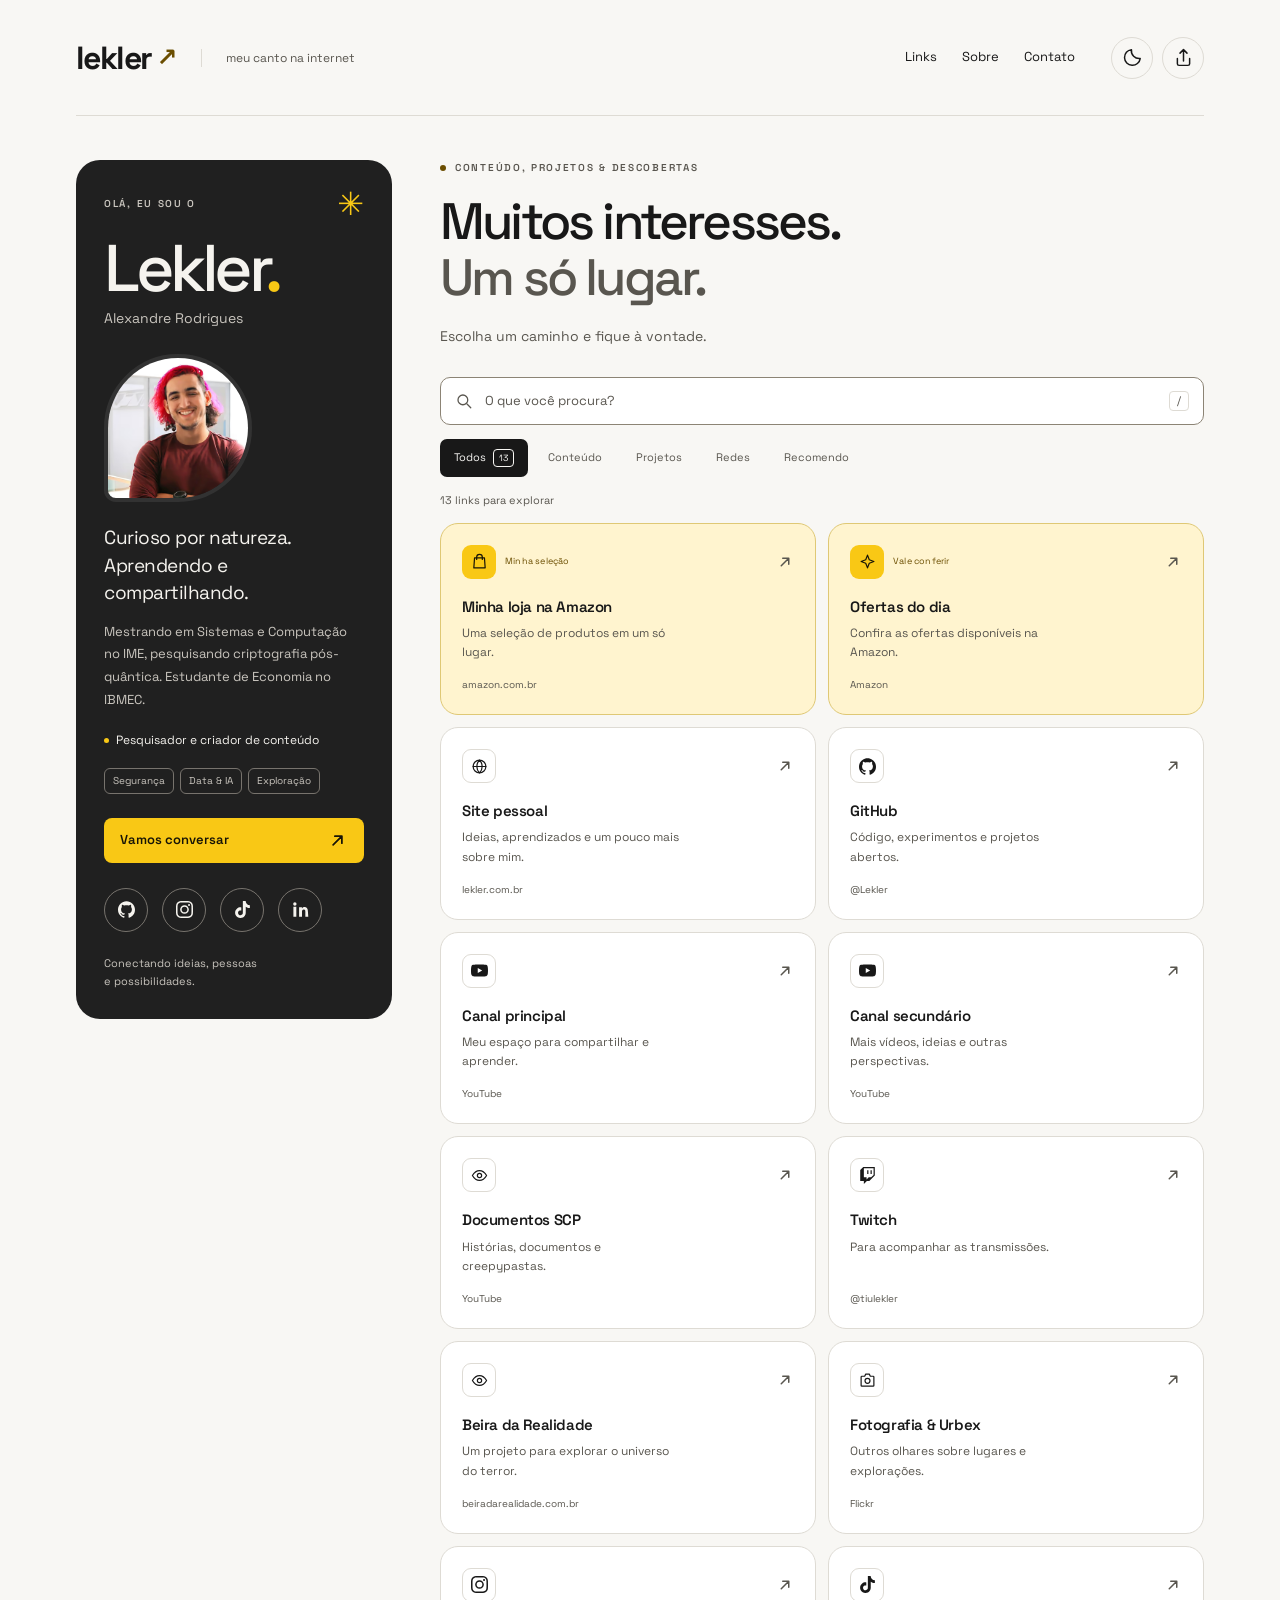
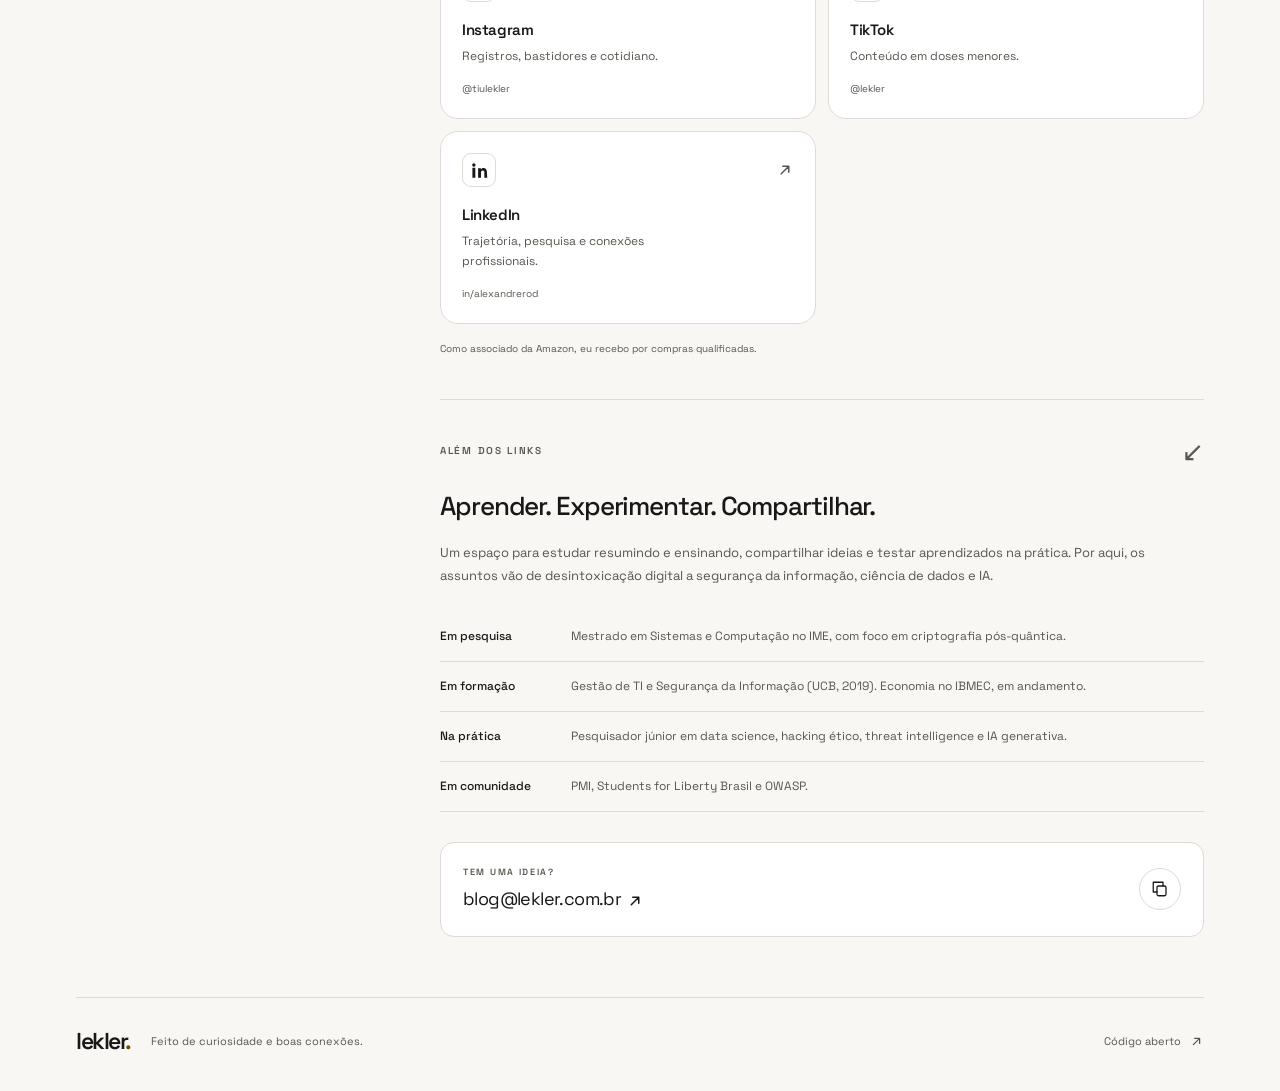
<file: index.html>
<!doctype html>
<html lang="pt-BR">
  <head>
    <meta charset="utf-8" />
    <meta name="viewport" content="width=device-width, initial-scale=1" />
    <title>Lekler — links, ideias e projetos</title>
    <meta
      name="description"
      content="Links oficiais, conteúdos e projetos de Alexandre “Lekler” Rodrigues."
    />
    <link rel="canonical" href="https://links.lekler.com.br/" />
    <meta name="color-scheme" content="light dark" />
    <meta name="theme-color" content="#101010" />

    <meta property="og:type" content="profile" />
    <meta property="og:locale" content="pt_BR" />
    <meta property="og:url" content="https://links.lekler.com.br/" />
    <meta property="og:title" content="Alexandre “Lekler” Rodrigues" />
    <meta
      property="og:description"
      content="Links oficiais, conteúdos e projetos de Alexandre “Lekler” Rodrigues."
    />
    <meta
      property="og:image"
      content="https://links.lekler.com.br/assets/img/avatar.jpg"
    />
    <meta property="og:image:width" content="512" />
    <meta property="og:image:height" content="512" />
    <meta
      property="og:image:alt"
      content="Foto de Alexandre “Lekler” Rodrigues"
    />
    <meta property="profile:first_name" content="Alexandre" />
    <meta property="profile:last_name" content="Rodrigues" />
    <meta name="twitter:card" content="summary" />

    <link rel="icon" href="favicon.ico" sizes="32x32" />
    <link rel="icon" href="assets/icons/favicon.svg" type="image/svg+xml" />
    <link rel="apple-touch-icon" href="assets/icons/apple-touch-icon.png" />

    <link
      rel="preload"
      href="assets/fonts/space-grotesk-latin-wght.woff2"
      as="font"
      type="font/woff2"
      crossorigin
    />
    <script src="assets/js/theme.js"></script>
    <script src="assets/js/main.js" defer></script>
    <link rel="stylesheet" href="assets/css/styles.css" />

    <script type="application/ld+json">
      {
        "@context": "https://schema.org",
        "@type": "ProfilePage",
        "url": "https://links.lekler.com.br/",
        "mainEntity": {
          "@type": "Person",
          "name": "Alexandre Rodrigues",
          "alternateName": "Lekler",
          "url": "https://lekler.com.br",
          "image": "https://links.lekler.com.br/assets/img/avatar.jpg",
          "sameAs": [
            "https://www.instagram.com/tiulekler",
            "https://www.tiktok.com/@lekler",
            "https://github.com/Lekler",
            "https://www.youtube.com/channel/UCz3S1WSkzNvZlS9Zwl2lBQg",
            "https://www.linkedin.com/in/alexandrerod",
            "https://twitch.tv/tiulekler",
            "https://www.flickr.com/photos/lekler12"
          ]
        }
      }
    </script>
  </head>
  <body>
    <a class="skip-link" href="#links">Pular para os links</a>
    <!-- Ícones de marca: Simple Icons (CC0 1.0). As marcas pertencem aos respectivos titulares. -->
    <svg class="sprite" width="0" height="0" aria-hidden="true">
      <symbol id="i-instagram" viewBox="0 0 24 24">
        <path
          d="M7.0301.084c-1.2768.0602-2.1487.264-2.911.5634-.7888.3075-1.4575.72-2.1228 1.3877-.6652.6677-1.075 1.3368-1.3802 2.127-.2954.7638-.4956 1.6365-.552 2.914-.0564 1.2775-.0689 1.6882-.0626 4.947.0062 3.2586.0206 3.6671.0825 4.9473.061 1.2765.264 2.1482.5635 2.9107.308.7889.72 1.4573 1.388 2.1228.6679.6655 1.3365 1.0743 2.1285 1.38.7632.295 1.6361.4961 2.9134.552 1.2773.056 1.6884.069 4.9462.0627 3.2578-.0062 3.668-.0207 4.9478-.0814 1.28-.0607 2.147-.2652 2.9098-.5633.7889-.3086 1.4578-.72 2.1228-1.3881.665-.6682 1.0745-1.3378 1.3795-2.1284.2957-.7632.4966-1.636.552-2.9124.056-1.2809.0692-1.6898.063-4.948-.0063-3.2583-.021-3.6668-.0817-4.9465-.0607-1.2797-.264-2.1487-.5633-2.9117-.3084-.7889-.72-1.4568-1.3876-2.1228C21.2982 1.33 20.628.9208 19.8378.6165 19.074.321 18.2017.1197 16.9244.0645 15.6471.0093 15.236-.005 11.977.0014 8.718.0076 8.31.0215 7.0301.0839m.1402 21.6932c-1.17-.0509-1.8053-.2453-2.2287-.408-.5606-.216-.96-.4771-1.3819-.895-.422-.4178-.6811-.8186-.9-1.378-.1644-.4234-.3624-1.058-.4171-2.228-.0595-1.2645-.072-1.6442-.079-4.848-.007-3.2037.0053-3.583.0607-4.848.05-1.169.2456-1.805.408-2.2282.216-.5613.4762-.96.895-1.3816.4188-.4217.8184-.6814 1.3783-.9003.423-.1651 1.0575-.3614 2.227-.4171 1.2655-.06 1.6447-.072 4.848-.079 3.2033-.007 3.5835.005 4.8495.0608 1.169.0508 1.8053.2445 2.228.408.5608.216.96.4754 1.3816.895.4217.4194.6816.8176.9005 1.3787.1653.4217.3617 1.056.4169 2.2263.0602 1.2655.0739 1.645.0796 4.848.0058 3.203-.0055 3.5834-.061 4.848-.051 1.17-.245 1.8055-.408 2.2294-.216.5604-.4763.96-.8954 1.3814-.419.4215-.8181.6811-1.3783.9-.4224.1649-1.0577.3617-2.2262.4174-1.2656.0595-1.6448.072-4.8493.079-3.2045.007-3.5825-.006-4.848-.0608M16.953 5.5864A1.44 1.44 0 1 0 18.39 4.144a1.44 1.44 0 0 0-1.437 1.4424M5.8385 12.012c.0067 3.4032 2.7706 6.1557 6.173 6.1493 3.4026-.0065 6.157-2.7701 6.1506-6.1733-.0065-3.4032-2.771-6.1565-6.174-6.1498-3.403.0067-6.156 2.771-6.1496 6.1738M8 12.0077a4 4 0 1 1 4.008 3.9921A3.9996 3.9996 0 0 1 8 12.0077"
        />
      </symbol>
      <symbol id="i-tiktok" viewBox="0 0 24 24">
        <path
          d="M12.525.02c1.31-.02 2.61-.01 3.91-.02.08 1.53.63 3.09 1.75 4.17 1.12 1.11 2.7 1.62 4.24 1.79v4.03c-1.44-.05-2.89-.35-4.2-.97-.57-.26-1.1-.59-1.62-.93-.01 2.92.01 5.84-.02 8.75-.08 1.4-.54 2.79-1.35 3.94-1.31 1.92-3.58 3.17-5.91 3.21-1.43.08-2.86-.31-4.08-1.03-2.02-1.19-3.44-3.37-3.65-5.71-.02-.5-.03-1-.01-1.49.18-1.9 1.12-3.72 2.58-4.96 1.66-1.44 3.98-2.13 6.15-1.72.02 1.48-.04 2.96-.04 4.44-.99-.32-2.15-.23-3.02.37-.63.41-1.11 1.04-1.36 1.75-.21.51-.15 1.07-.14 1.61.24 1.64 1.82 3.02 3.5 2.87 1.12-.01 2.19-.66 2.77-1.61.19-.33.4-.67.41-1.06.1-1.79.06-3.57.07-5.36.01-4.03-.01-8.05.02-12.07z"
        />
      </symbol>
      <symbol id="i-github" viewBox="0 0 24 24">
        <path
          d="M12 .297c-6.63 0-12 5.373-12 12 0 5.303 3.438 9.8 8.205 11.385.6.113.82-.258.82-.577 0-.285-.01-1.04-.015-2.04-3.338.724-4.042-1.61-4.042-1.61C4.422 18.07 3.633 17.7 3.633 17.7c-1.087-.744.084-.729.084-.729 1.205.084 1.838 1.236 1.838 1.236 1.07 1.835 2.809 1.305 3.495.998.108-.776.417-1.305.76-1.605-2.665-.3-5.466-1.332-5.466-5.93 0-1.31.465-2.38 1.235-3.22-.135-.303-.54-1.523.105-3.176 0 0 1.005-.322 3.3 1.23.96-.267 1.98-.399 3-.405 1.02.006 2.04.138 3 .405 2.28-1.552 3.285-1.23 3.285-1.23.645 1.653.24 2.873.12 3.176.765.84 1.23 1.91 1.23 3.22 0 4.61-2.805 5.625-5.475 5.92.42.36.81 1.096.81 2.22 0 1.606-.015 2.896-.015 3.286 0 .315.21.69.825.57C20.565 22.092 24 17.592 24 12.297c0-6.627-5.373-12-12-12"
        />
      </symbol>
      <symbol id="i-youtube" viewBox="0 0 24 24">
        <path
          d="M23.498 6.186a3.016 3.016 0 0 0-2.122-2.136C19.505 3.545 12 3.545 12 3.545s-7.505 0-9.377.505A3.017 3.017 0 0 0 .502 6.186C0 8.07 0 12 0 12s0 3.93.502 5.814a3.016 3.016 0 0 0 2.122 2.136c1.871.505 9.376.505 9.376.505s7.505 0 9.377-.505a3.015 3.015 0 0 0 2.122-2.136C24 15.93 24 12 24 12s0-3.93-.502-5.814zM9.545 15.568V8.432L15.818 12l-6.273 3.568z"
        />
      </symbol>
      <symbol id="i-linkedin" viewBox="1.85 1.6 20 20">
        <path
          d="M6.94 8.5H3.5V20h3.44zM5.22 7.2A1.99 1.99 0 1 0 5.2 3.2a1.99 1.99 0 0 0 .02 3.98zM20.5 13.2c0-3.1-1.66-4.55-3.88-4.55a3.35 3.35 0 0 0-3.03 1.66h-.05v-1.4H10.2V20h3.44v-5.6c0-1.48.28-2.92 2.1-2.92 1.79 0 1.81 1.67 1.81 3.02V20h3.45z"
        />
      </symbol>
      <symbol id="i-twitch" viewBox="0 0 24 24">
        <path
          d="M11.571 4.714h1.715v5.143H11.57zm4.715 0H18v5.143h-1.714zM6 0L1.714 4.286v15.428h5.143V24l4.286-4.286h3.428L22.286 12V0zm14.571 11.143l-3.428 3.428h-3.429l-3 3v-3H6.857V1.714h13.714Z"
        />
      </symbol>
      <symbol id="i-arrow" viewBox="0 0 24 24">
        <path
          d="M7 17 17 7M9 7h8v8"
          fill="none"
          stroke="currentColor"
          stroke-width="2"
          stroke-linecap="round"
          stroke-linejoin="round"
        />
      </symbol>
      <symbol id="i-sun" viewBox="0 0 24 24">
        <g
          fill="none"
          stroke="currentColor"
          stroke-width="1.7"
          stroke-linecap="round"
          stroke-linejoin="round"
        >
          <circle cx="12" cy="12" r="4" />
          <path
            d="M12 2v2m0 16v2M2 12h2m16 0h2M5 5l1.5 1.5m11 11L19 19M5 19l1.5-1.5m11-11L19 5"
          />
        </g>
      </symbol>
      <symbol id="i-moon" viewBox="0 0 24 24">
        <g
          fill="none"
          stroke="currentColor"
          stroke-width="1.7"
          stroke-linecap="round"
          stroke-linejoin="round"
        >
          <path d="M20.8 13.2A9 9 0 0 1 10.8 3a9 9 0 1 0 10 10.2Z" />
        </g>
      </symbol>
      <symbol id="i-share" viewBox="0 0 24 24">
        <g
          fill="none"
          stroke="currentColor"
          stroke-width="1.7"
          stroke-linecap="round"
          stroke-linejoin="round"
        >
          <path
            d="M12 16V3m-4 4 4-4 4 4M5 13v6a2 2 0 0 0 2 2h10a2 2 0 0 0 2-2v-6"
          />
        </g>
      </symbol>
      <symbol id="i-search" viewBox="0 0 24 24">
        <g
          fill="none"
          stroke="currentColor"
          stroke-width="1.7"
          stroke-linecap="round"
          stroke-linejoin="round"
        >
          <circle cx="10.5" cy="10.5" r="6.5" />
          <path d="m16 16 5 5" />
        </g>
      </symbol>
      <symbol id="i-mail" viewBox="0 0 24 24">
        <g
          fill="none"
          stroke="currentColor"
          stroke-width="1.7"
          stroke-linecap="round"
          stroke-linejoin="round"
        >
          <rect x="3" y="5" width="18" height="14" rx="3" />
          <path d="m3 7 9 6 9-6" />
        </g>
      </symbol>
      <symbol id="i-globe" viewBox="0 0 24 24">
        <g
          fill="none"
          stroke="currentColor"
          stroke-width="1.7"
          stroke-linecap="round"
          stroke-linejoin="round"
        >
          <circle cx="12" cy="12" r="9" />
          <path d="M3 12h18M12 3c5 5 5 13 0 18-5-5-5-13 0-18Z" />
        </g>
      </symbol>
      <symbol id="i-bag" viewBox="0 0 24 24">
        <g
          fill="none"
          stroke="currentColor"
          stroke-width="1.7"
          stroke-linecap="round"
          stroke-linejoin="round"
        >
          <path d="M5 7h14l1 14H4L5 7Z" />
          <path d="M8 9V6a4 4 0 0 1 8 0v3" />
        </g>
      </symbol>
      <symbol id="i-spark" viewBox="0 0 24 24">
        <g
          fill="none"
          stroke="currentColor"
          stroke-width="1.7"
          stroke-linecap="round"
          stroke-linejoin="round"
        >
          <path
            d="m12 3 2.5 6.5L21 12l-6.5 2.5L12 21l-2.5-6.5L3 12l6.5-2.5L12 3Z"
          />
        </g>
      </symbol>
      <symbol id="i-camera" viewBox="0 0 24 24">
        <g
          fill="none"
          stroke="currentColor"
          stroke-width="1.7"
          stroke-linecap="round"
          stroke-linejoin="round"
        >
          <path
            d="M8 6 9.5 3h5L16 6h4a1 1 0 0 1 1 1v12a1 1 0 0 1-1 1H4a1 1 0 0 1-1-1V7a1 1 0 0 1 1-1h4Z"
          />
          <circle cx="12" cy="12.5" r="3.5" />
        </g>
      </symbol>
      <symbol id="i-eye" viewBox="0 0 24 24">
        <g
          fill="none"
          stroke="currentColor"
          stroke-width="1.7"
          stroke-linecap="round"
          stroke-linejoin="round"
        >
          <path d="M2 12s4-7 10-7 10 7 10 7-4 7-10 7S2 12 2 12Z" />
          <circle cx="12" cy="12" r="3" />
        </g>
      </symbol>
      <symbol id="i-copy" viewBox="0 0 24 24">
        <g
          fill="none"
          stroke="currentColor"
          stroke-width="1.7"
          stroke-linecap="round"
          stroke-linejoin="round"
        >
          <rect x="8" y="8" width="12" height="13" rx="2" />
          <path d="M16 8V3H3v13h5" />
        </g>
      </symbol>
      <symbol id="i-close" viewBox="0 0 24 24">
        <g
          fill="none"
          stroke="currentColor"
          stroke-width="1.7"
          stroke-linecap="round"
          stroke-linejoin="round"
        >
          <path d="m6 6 12 12M6 18 18 6" />
        </g>
      </symbol>
    </svg>
    <p class="sr-only" id="new-tab-hint">Abre em uma nova aba.</p>
    <div class="page">
      <header class="site-header">
        <a class="wordmark" href="#inicio" aria-label="Lekler, início"
          >lekler<span aria-hidden="true">↗</span
          ><span class="wordmark-caption">meu canto na internet</span></a
        >
        <nav class="header-nav" aria-label="Navegação principal">
          <a href="#links">Links</a><a href="#sobre">Sobre</a
          ><a href="mailto:blog@lekler.com.br">Contato</a>
        </nav>
        <div class="header-actions" data-enhanced hidden>
          <button
            class="icon-button"
            id="theme-toggle"
            type="button"
            aria-label="Ativar tema claro"
            title="Ativar tema claro"
          >
            <svg class="icon theme-sun" aria-hidden="true" focusable="false">
              <use href="#i-sun" /></svg
            ><svg class="icon theme-moon" aria-hidden="true" focusable="false">
              <use href="#i-moon" />
            </svg>
          </button>
          <button
            class="icon-button"
            id="share-button"
            type="button"
            aria-label="Compartilhar esta página"
            title="Compartilhar esta página"
          >
            <svg class="icon" aria-hidden="true" focusable="false">
              <use href="#i-share" />
            </svg>
          </button>
        </div>
      </header>

      <main id="inicio" class="main-layout">
        <aside class="profile" aria-labelledby="profile-title">
          <div class="profile-heading">
            <span class="eyebrow">OLÁ, EU SOU O</span
            ><span class="profile-symbol" aria-hidden="true">✳</span>
          </div>
          <h1 id="profile-title">Lekler<span>.</span></h1>
          <p class="full-name">Alexandre Rodrigues</p>
          <picture class="avatar">
            <source srcset="assets/img/avatar.avif" type="image/avif" />
            <img
              src="assets/img/avatar.jpg"
              alt="Alexandre “Lekler” Rodrigues"
              width="160"
              height="160"
              fetchpriority="high"
            />
          </picture>
          <p class="profile-intro">
            Curioso por natureza.<br />Aprendendo e compartilhando.
          </p>
          <p class="profile-bio">
            Mestrando em Sistemas e Computação no IME, pesquisando criptografia
            pós-quântica. Estudante de Economia no IBMEC.
          </p>
          <span class="identity">Pesquisador e criador de conteúdo</span>
          <ul class="interests" role="list">
            <li>Segurança</li>
            <li>Data &amp; IA</li>
            <li>Exploração</li>
          </ul>
          <a class="contact-link" href="mailto:blog@lekler.com.br"
            >Vamos conversar
            <svg class="icon" aria-hidden="true" focusable="false">
              <use href="#i-arrow" /></svg
          ></a>
          <nav class="socials" aria-label="Redes sociais">
            <ul role="list">
              <li>
                <a
                  class="social-link"
                  href="https://github.com/Lekler"
                  target="_blank"
                  rel="noopener noreferrer"
                  aria-label="GitHub"
                  aria-describedby="new-tab-hint"
                  ><svg class="icon" aria-hidden="true" focusable="false">
                    <use href="#i-github" /></svg
                ></a>
              </li>
              <li>
                <a
                  class="social-link"
                  href="https://www.instagram.com/tiulekler"
                  target="_blank"
                  rel="noopener noreferrer"
                  aria-label="Instagram"
                  aria-describedby="new-tab-hint"
                  ><svg class="icon" aria-hidden="true" focusable="false">
                    <use href="#i-instagram" /></svg
                ></a>
              </li>
              <li>
                <a
                  class="social-link"
                  href="https://www.tiktok.com/@lekler"
                  target="_blank"
                  rel="noopener noreferrer"
                  aria-label="TikTok"
                  aria-describedby="new-tab-hint"
                  ><svg class="icon" aria-hidden="true" focusable="false">
                    <use href="#i-tiktok" /></svg
                ></a>
              </li>
              <li>
                <a
                  class="social-link"
                  href="https://www.linkedin.com/in/alexandrerod"
                  target="_blank"
                  rel="noopener noreferrer"
                  aria-label="LinkedIn"
                  aria-describedby="new-tab-hint"
                  ><svg class="icon" aria-hidden="true" focusable="false">
                    <use href="#i-linkedin" /></svg
                ></a>
              </li>
            </ul>
          </nav>
          <p class="profile-note">
            Conectando ideias, pessoas<br />e possibilidades.
          </p>
        </aside>

        <div class="content">
          <section
            class="links-section"
            aria-labelledby="links-title"
            id="links"
            tabindex="-1"
          >
            <div class="section-intro">
              <p class="eyebrow">
                <span class="small-dot" aria-hidden="true"></span> CONTEÚDO,
                PROJETOS &amp; DESCOBERTAS
              </p>
              <h2 id="links-title">
                Muitos interesses.<br /><span>Um só lugar.</span>
              </h2>
              <p>Escolha um caminho e fique à vontade.</p>
            </div>
            <div class="link-tools" data-enhanced hidden>
              <div class="search-field">
                <svg class="icon" aria-hidden="true" focusable="false">
                  <use href="#i-search" /></svg
                ><label class="sr-only" for="link-search">Buscar links</label
                ><input
                  id="link-search"
                  type="search"
                  placeholder="O que você procura?"
                  autocomplete="off"
                  aria-controls="links-grid"
                /><kbd aria-hidden="true">/</kbd>
              </div>
              <div
                class="filters"
                role="group"
                aria-label="Filtrar links por categoria"
              >
                <button
                  class="filter-button"
                  type="button"
                  data-filter="todos"
                  aria-pressed="true"
                >
                  Todos <span>13</span>
                </button>
                <button
                  class="filter-button"
                  type="button"
                  data-filter="conteudo"
                  aria-pressed="false"
                >
                  Conteúdo
                </button>
                <button
                  class="filter-button"
                  type="button"
                  data-filter="projetos"
                  aria-pressed="false"
                >
                  Projetos
                </button>
                <button
                  class="filter-button"
                  type="button"
                  data-filter="redes"
                  aria-pressed="false"
                >
                  Redes
                </button>
                <button
                  class="filter-button"
                  type="button"
                  data-filter="recomendo"
                  aria-pressed="false"
                >
                  Recomendo
                </button>
              </div>
              <p
                class="result-count"
                id="result-count"
                role="status"
                aria-live="polite"
                aria-atomic="true"
              >
                13 links para explorar
              </p>
            </div>
            <ul class="links-grid" id="links-grid" role="list">
              <li class="link-item" data-category="recomendo">
                <a
                  class="link-card card-featured"
                  href="https://www.amazon.com.br/shop/lekler"
                  target="_blank"
                  rel="noopener noreferrer sponsored"
                  aria-describedby="new-tab-hint"
                >
                  <span class="card-top"
                    ><span class="card-icon"
                      ><svg class="icon" aria-hidden="true" focusable="false">
                        <use href="#i-bag" /></svg></span
                    ><span class="card-badge">Minha seleção</span
                    ><svg
                      class="card-arrow"
                      aria-hidden="true"
                      focusable="false"
                    >
                      <use href="#i-arrow" /></svg
                  ></span>
                  <h3>Minha loja na Amazon</h3>
                  <p class="card-description">
                    Uma seleção de produtos em um só lugar.
                  </p>
                  <span class="card-domain">amazon.com.br</span>
                </a>
              </li>
              <li class="link-item" data-category="recomendo">
                <a
                  class="link-card card-featured"
                  href="https://amzn.to/3WXBeCK"
                  target="_blank"
                  rel="noopener noreferrer sponsored"
                  aria-describedby="new-tab-hint"
                >
                  <span class="card-top"
                    ><span class="card-icon"
                      ><svg class="icon" aria-hidden="true" focusable="false">
                        <use href="#i-spark" /></svg></span
                    ><span class="card-badge">Vale conferir</span
                    ><svg
                      class="card-arrow"
                      aria-hidden="true"
                      focusable="false"
                    >
                      <use href="#i-arrow" /></svg
                  ></span>
                  <h3>Ofertas do dia</h3>
                  <p class="card-description">
                    Confira as ofertas disponíveis na Amazon.
                  </p>
                  <span class="card-domain">Amazon</span>
                </a>
              </li>
              <li class="link-item" data-category="projetos">
                <a
                  class="link-card"
                  href="https://lekler.com.br"
                  target="_blank"
                  rel="noopener noreferrer"
                  aria-describedby="new-tab-hint"
                >
                  <span class="card-top"
                    ><span class="card-icon"
                      ><svg class="icon" aria-hidden="true" focusable="false">
                        <use href="#i-globe" /></svg></span
                    ><svg
                      class="card-arrow"
                      aria-hidden="true"
                      focusable="false"
                    >
                      <use href="#i-arrow" /></svg
                  ></span>
                  <h3>Site pessoal</h3>
                  <p class="card-description">
                    Ideias, aprendizados e um pouco mais sobre mim.
                  </p>
                  <span class="card-domain">lekler.com.br</span>
                </a>
              </li>
              <li class="link-item" data-category="projetos">
                <a
                  class="link-card"
                  href="https://github.com/Lekler"
                  target="_blank"
                  rel="noopener noreferrer"
                  aria-describedby="new-tab-hint"
                >
                  <span class="card-top"
                    ><span class="card-icon"
                      ><svg class="icon" aria-hidden="true" focusable="false">
                        <use href="#i-github" /></svg></span
                    ><svg
                      class="card-arrow"
                      aria-hidden="true"
                      focusable="false"
                    >
                      <use href="#i-arrow" /></svg
                  ></span>
                  <h3>GitHub</h3>
                  <p class="card-description">
                    Código, experimentos e projetos abertos.
                  </p>
                  <span class="card-domain">@Lekler</span>
                </a>
              </li>
              <li class="link-item" data-category="conteudo">
                <a
                  class="link-card"
                  href="https://www.youtube.com/channel/UCz3S1WSkzNvZlS9Zwl2lBQg"
                  target="_blank"
                  rel="noopener noreferrer"
                  aria-describedby="new-tab-hint"
                >
                  <span class="card-top"
                    ><span class="card-icon"
                      ><svg class="icon" aria-hidden="true" focusable="false">
                        <use href="#i-youtube" /></svg></span
                    ><svg
                      class="card-arrow"
                      aria-hidden="true"
                      focusable="false"
                    >
                      <use href="#i-arrow" /></svg
                  ></span>
                  <h3>Canal principal</h3>
                  <p class="card-description">
                    Meu espaço para compartilhar e aprender.
                  </p>
                  <span class="card-domain">YouTube</span>
                </a>
              </li>
              <li class="link-item" data-category="conteudo">
                <a
                  class="link-card"
                  href="https://www.youtube.com/channel/UCfmF6zMTFVRqgxNXiyYGHhQ"
                  target="_blank"
                  rel="noopener noreferrer"
                  aria-describedby="new-tab-hint"
                >
                  <span class="card-top"
                    ><span class="card-icon"
                      ><svg class="icon" aria-hidden="true" focusable="false">
                        <use href="#i-youtube" /></svg></span
                    ><svg
                      class="card-arrow"
                      aria-hidden="true"
                      focusable="false"
                    >
                      <use href="#i-arrow" /></svg
                  ></span>
                  <h3>Canal secundário</h3>
                  <p class="card-description">
                    Mais vídeos, ideias e outras perspectivas.
                  </p>
                  <span class="card-domain">YouTube</span>
                </a>
              </li>
              <li class="link-item" data-category="conteudo">
                <a
                  class="link-card"
                  href="https://www.youtube.com/channel/UCdoVWaOnv3TEPVYduuD1h1A"
                  target="_blank"
                  rel="noopener noreferrer"
                  aria-describedby="new-tab-hint"
                >
                  <span class="card-top"
                    ><span class="card-icon"
                      ><svg class="icon" aria-hidden="true" focusable="false">
                        <use href="#i-eye" /></svg></span
                    ><svg
                      class="card-arrow"
                      aria-hidden="true"
                      focusable="false"
                    >
                      <use href="#i-arrow" /></svg
                  ></span>
                  <h3>Documentos SCP</h3>
                  <p class="card-description">
                    Histórias, documentos e creepypastas.
                  </p>
                  <span class="card-domain">YouTube</span>
                </a>
              </li>
              <li class="link-item" data-category="conteudo">
                <a
                  class="link-card"
                  href="https://twitch.tv/tiulekler"
                  target="_blank"
                  rel="noopener noreferrer"
                  aria-describedby="new-tab-hint"
                >
                  <span class="card-top"
                    ><span class="card-icon"
                      ><svg class="icon" aria-hidden="true" focusable="false">
                        <use href="#i-twitch" /></svg></span
                    ><svg
                      class="card-arrow"
                      aria-hidden="true"
                      focusable="false"
                    >
                      <use href="#i-arrow" /></svg
                  ></span>
                  <h3>Twitch</h3>
                  <p class="card-description">
                    Para acompanhar as transmissões.
                  </p>
                  <span class="card-domain">@tiulekler</span>
                </a>
              </li>
              <li class="link-item" data-category="projetos">
                <a
                  class="link-card"
                  href="https://beiradarealidade.com.br"
                  target="_blank"
                  rel="noopener noreferrer"
                  aria-describedby="new-tab-hint"
                >
                  <span class="card-top"
                    ><span class="card-icon"
                      ><svg class="icon" aria-hidden="true" focusable="false">
                        <use href="#i-eye" /></svg></span
                    ><svg
                      class="card-arrow"
                      aria-hidden="true"
                      focusable="false"
                    >
                      <use href="#i-arrow" /></svg
                  ></span>
                  <h3>Beira da Realidade</h3>
                  <p class="card-description">
                    Um projeto para explorar o universo do terror.
                  </p>
                  <span class="card-domain">beiradarealidade.com.br</span>
                </a>
              </li>
              <li class="link-item" data-category="conteudo">
                <a
                  class="link-card"
                  href="https://www.flickr.com/photos/lekler12"
                  target="_blank"
                  rel="noopener noreferrer"
                  aria-describedby="new-tab-hint"
                >
                  <span class="card-top"
                    ><span class="card-icon"
                      ><svg class="icon" aria-hidden="true" focusable="false">
                        <use href="#i-camera" /></svg></span
                    ><svg
                      class="card-arrow"
                      aria-hidden="true"
                      focusable="false"
                    >
                      <use href="#i-arrow" /></svg
                  ></span>
                  <h3>Fotografia & Urbex</h3>
                  <p class="card-description">
                    Outros olhares sobre lugares e explorações.
                  </p>
                  <span class="card-domain">Flickr</span>
                </a>
              </li>
              <li class="link-item" data-category="redes">
                <a
                  class="link-card"
                  href="https://www.instagram.com/tiulekler"
                  target="_blank"
                  rel="noopener noreferrer"
                  aria-describedby="new-tab-hint"
                >
                  <span class="card-top"
                    ><span class="card-icon"
                      ><svg class="icon" aria-hidden="true" focusable="false">
                        <use href="#i-instagram" /></svg></span
                    ><svg
                      class="card-arrow"
                      aria-hidden="true"
                      focusable="false"
                    >
                      <use href="#i-arrow" /></svg
                  ></span>
                  <h3>Instagram</h3>
                  <p class="card-description">
                    Registros, bastidores e cotidiano.
                  </p>
                  <span class="card-domain">@tiulekler</span>
                </a>
              </li>
              <li class="link-item" data-category="redes">
                <a
                  class="link-card"
                  href="https://www.tiktok.com/@lekler"
                  target="_blank"
                  rel="noopener noreferrer"
                  aria-describedby="new-tab-hint"
                >
                  <span class="card-top"
                    ><span class="card-icon"
                      ><svg class="icon" aria-hidden="true" focusable="false">
                        <use href="#i-tiktok" /></svg></span
                    ><svg
                      class="card-arrow"
                      aria-hidden="true"
                      focusable="false"
                    >
                      <use href="#i-arrow" /></svg
                  ></span>
                  <h3>TikTok</h3>
                  <p class="card-description">Conteúdo em doses menores.</p>
                  <span class="card-domain">@lekler</span>
                </a>
              </li>
              <li class="link-item" data-category="redes">
                <a
                  class="link-card"
                  href="https://www.linkedin.com/in/alexandrerod"
                  target="_blank"
                  rel="noopener noreferrer"
                  aria-describedby="new-tab-hint"
                >
                  <span class="card-top"
                    ><span class="card-icon"
                      ><svg class="icon" aria-hidden="true" focusable="false">
                        <use href="#i-linkedin" /></svg></span
                    ><svg
                      class="card-arrow"
                      aria-hidden="true"
                      focusable="false"
                    >
                      <use href="#i-arrow" /></svg
                  ></span>
                  <h3>LinkedIn</h3>
                  <p class="card-description">
                    Trajetória, pesquisa e conexões profissionais.
                  </p>
                  <span class="card-domain">in/alexandrerod</span>
                </a>
              </li>
            </ul>
            <div class="empty-state" id="empty-state" hidden>
              <svg class="icon" aria-hidden="true" focusable="false">
                <use href="#i-search" />
              </svg>
              <h3>Nenhum link por aqui.</h3>
              <p>Tente outro termo ou explore todas as categorias.</p>
              <button class="text-button" id="reset-filters" type="button">
                Limpar busca e filtros
                <svg class="icon" aria-hidden="true" focusable="false">
                  <use href="#i-arrow" />
                </svg>
              </button>
            </div>
            <p class="disclosure" id="affiliate-disclosure">
              Como associado da Amazon, eu recebo por compras qualificadas.
            </p>
          </section>

          <section class="about" aria-labelledby="about-title" id="sobre">
            <div class="about-heading">
              <span class="eyebrow">ALÉM DOS LINKS</span
              ><span aria-hidden="true">↙</span>
            </div>
            <h2 id="about-title">Aprender. Experimentar. Compartilhar.</h2>
            <p>
              Um espaço para estudar resumindo e ensinando, compartilhar ideias
              e testar aprendizados na prática. Por aqui, os assuntos vão de
              desintoxicação digital a segurança da informação, ciência de dados
              e IA.
            </p>
            <dl class="about-details">
              <div>
                <dt>Em pesquisa</dt>
                <dd>
                  Mestrado em Sistemas e Computação no IME, com foco em
                  criptografia pós-quântica.
                </dd>
              </div>
              <div>
                <dt>Em formação</dt>
                <dd>
                  Gestão de TI e Segurança da Informação (UCB, 2019). Economia
                  no IBMEC, em andamento.
                </dd>
              </div>
              <div>
                <dt>Na prática</dt>
                <dd>
                  Pesquisador júnior em data science, hacking ético, threat
                  intelligence e IA generativa.
                </dd>
              </div>
              <div>
                <dt>Em comunidade</dt>
                <dd>PMI, Students for Liberty Brasil e OWASP.</dd>
              </div>
            </dl>
            <div class="contact-row">
              <div>
                <span class="eyebrow">TEM UMA IDEIA?</span
                ><a href="mailto:blog@lekler.com.br"
                  >blog@lekler.com.br
                  <svg class="icon" aria-hidden="true" focusable="false">
                    <use href="#i-arrow" /></svg
                ></a>
              </div>
              <button
                class="icon-button"
                id="copy-email"
                data-enhanced
                hidden
                type="button"
                aria-label="Copiar endereço de e-mail"
                title="Copiar e-mail"
              >
                <svg class="icon" aria-hidden="true" focusable="false">
                  <use href="#i-copy" />
                </svg>
              </button>
            </div>
          </section>
        </div>
      </main>
      <footer class="footer">
        <a class="footer-logo" href="#inicio">lekler<span>.</span></a>
        <p>Feito de curiosidade e boas conexões.</p>
        <a
          href="https://github.com/Lekler/links.github.io"
          target="_blank"
          rel="noopener noreferrer"
          aria-describedby="new-tab-hint"
          >Código aberto
          <svg class="icon" aria-hidden="true" focusable="false">
            <use href="#i-arrow" /></svg
        ></a>
      </footer>
    </div>
    <div
      class="toast"
      id="toast"
      role="status"
      aria-live="polite"
      aria-atomic="true"
    ></div>
    <dialog id="copy-dialog" aria-labelledby="copy-dialog-title">
      <form method="dialog">
        <div class="dialog-heading">
          <h2 id="copy-dialog-title">Copie o link</h2>
          <button class="icon-button" type="submit" aria-label="Fechar">
            <svg class="icon" aria-hidden="true" focusable="false">
              <use href="#i-close" />
            </svg>
          </button>
        </div>
        <p>
          A cópia automática não está disponível. Selecione e copie o texto
          abaixo.
        </p>
        <label class="sr-only" for="copy-value">Texto para copiar</label
        ><input id="copy-value" readonly type="text" /><button
          class="dialog-close"
          type="submit"
        >
          Concluir
        </button>
      </form>
    </dialog>
  </body>
</html>
</file>
<file: assets/css/styles.css>
/* Space Grotesk, hospedada localmente. Licença: ../fonts/OFL.txt */
@font-face {
  font-family: "Space Grotesk";
  src: url("../fonts/space-grotesk-latin-wght.woff2") format("woff2");
  font-weight: 300 700;
  font-style: normal;
  font-display: swap;
}

:root {
  color-scheme: light;
  --bg: #f8f7f4;
  --surface: #fff;
  --text: #181818;
  --muted: #59564f;
  --border: #dedbd4;
  --control-border: #8c8475;
  --hover: #f1efe9;
  --accent: #f9c815;
  --accent-ink: #171407;
  --accent-hover: #ffda55;
  --accent-text: #6b4e00;
  --featured: #fff4cf;
  --featured-border: #dfc875;
  --focus: #785700;
  --profile: #202020;
  --profile-text: #f5f3ee;
  --profile-muted: #c9c5be;
  --profile-border: #77736d;
  --profile-hover: #323232;
  --radius: 18px;
  --font: "Space Grotesk", system-ui, -apple-system, "Segoe UI", sans-serif;
}

:root[data-theme="dark"] {
  color-scheme: dark;
  --bg: #101010;
  --surface: #1b1b1b;
  --text: #f5f3ee;
  --muted: #bdb9b0;
  --border: #373737;
  --control-border: #787878;
  --hover: #242424;
  --accent-text: var(--accent);
  --featured: #2b240e;
  --featured-border: #66541b;
  --focus: var(--accent);
}

@media (prefers-color-scheme: dark) {
  :root:not([data-theme]) {
    color-scheme: dark;
    --bg: #101010;
    --surface: #1b1b1b;
    --text: #f5f3ee;
    --muted: #bdb9b0;
    --border: #373737;
    --control-border: #787878;
    --hover: #242424;
    --accent-text: var(--accent);
    --featured: #2b240e;
    --featured-border: #66541b;
    --focus: var(--accent);
  }
}

*,
*::before,
*::after {
  box-sizing: border-box;
}

html {
  scroll-padding-top: 24px;
  -webkit-text-size-adjust: 100%;
  text-size-adjust: 100%;
}

body {
  margin: 0;
  background: var(--bg);
  color: var(--text);
  font-family: var(--font);
  font-size: 15px;
  line-height: 1.6;
}

button,
input {
  font: inherit;
}

button,
a,
input {
  -webkit-tap-highlight-color: transparent;
}

button {
  cursor: pointer;
}

a {
  color: inherit;
}

button {
  color: inherit;
}

img {
  max-width: 100%;
  display: block;
}

svg {
  flex-shrink: 0;
}

.icon {
  width: 21px;
  height: 21px;
  fill: currentColor;
  vertical-align: middle;
}

.sprite {
  position: absolute;
  pointer-events: none;
}

button:focus-visible,
a:focus-visible,
input:focus-visible {
  outline: 3px solid var(--focus);
  outline-offset: 4px;
}

::selection {
  background: var(--accent);
  color: var(--accent-ink);
}

[hidden] {
  display: none !important;
}

ul[role="list"] {
  margin: 0;
  padding: 0;
  list-style: none;
}

.sr-only {
  position: absolute;
  width: 1px;
  height: 1px;
  padding: 0;
  margin: -1px;
  overflow: hidden;
  clip-path: inset(50%);
  white-space: nowrap;
  border: 0;
}

.skip-link {
  position: fixed;
  z-index: 20;
  top: 12px;
  left: 16px;
  padding: 12px 20px;
  background: var(--accent);
  color: var(--accent-ink);
  border-radius: 8px;
  transform: translateY(-160%);
}

.skip-link:focus {
  transform: translateY(0);
}

.page {
  max-width: 1200px;
  margin: 0 auto;
  padding: 0 36px;
}

.site-header {
  display: flex;
  align-items: center;
  gap: 36px;
  min-height: 116px;
  border-bottom: 1px solid var(--border);
  margin-bottom: 44px;
}

.wordmark {
  font-size: 32px;
  letter-spacing: -1.6px;
  line-height: 1;
  font-weight: 700;
  text-decoration: none;
  display: flex;
  align-items: center;
  gap: 5px;
}

.wordmark > span:first-child {
  font-size: 25px;
  color: var(--accent-text);
}

.wordmark .wordmark-caption {
  margin-left: 20px;
  padding-left: 24px;
  border-left: 1px solid var(--border);
  font-size: 12px;
  letter-spacing: 0;
  line-height: 1.5;
  font-weight: 400;
  color: var(--muted);
}

.header-nav {
  display: flex;
  gap: 25px;
  margin-left: auto;
}

.header-nav a {
  font-size: 13px;
  text-decoration: none;
}

.header-nav a:hover {
  color: var(--accent-text);
  text-decoration: underline;
  text-underline-offset: 5px;
}

.header-actions {
  display: flex;
  gap: 9px;
}

.icon-button {
  width: 42px;
  height: 42px;
  display: inline-flex;
  align-items: center;
  justify-content: center;
  border: 1px solid var(--border);
  border-radius: 50%;
  background: transparent;
}

.icon-button:hover {
  background: var(--hover);
}

.theme-sun {
  display: none;
}

[data-theme="dark"] .theme-sun {
  display: block;
}

[data-theme="dark"] .theme-moon {
  display: none;
}

.main-layout {
  display: grid;
  grid-template-columns: 316px minmax(0, 1fr);
  gap: 48px;
  align-items: start;
}

.profile {
  position: sticky;
  top: 28px;
  padding: 28px;
  background: var(--profile);
  color: var(--profile-text);
  border-radius: 24px;
  overflow: hidden;
}

.profile-heading {
  display: flex;
  justify-content: space-between;
  align-items: center;
}

.eyebrow {
  font-size: 10px;
  font-weight: 600;
  letter-spacing: 1.7px;
  line-height: 1.6;
}

.profile .eyebrow {
  color: var(--profile-muted);
}

.profile-symbol {
  font-size: 32px;
  line-height: 1;
  color: var(--accent);
}

.profile h1 {
  font-size: 66px;
  letter-spacing: -4.5px;
  line-height: 1.1;
  font-weight: 500;
  margin: 12px 0 0;
}

.profile h1 span {
  color: var(--accent);
}

.full-name {
  margin: 2px 0 25px;
  font-size: 14px;
  color: var(--profile-muted);
}

.avatar {
  display: block;
  width: 148px;
  margin-bottom: 22px;
}

.avatar img {
  width: 148px;
  height: 148px;
  object-fit: cover;
  border-radius: 50% 50% 50% 8%;
  border: 4px solid var(--profile-hover);
}

.profile-intro {
  font-size: 19px;
  letter-spacing: -0.5px;
  line-height: 1.45;
  margin: 0 0 14px;
}

.profile-bio {
  font-size: 13px;
  color: var(--profile-muted);
  line-height: 1.75;
  margin: 0 0 14px;
}

.identity {
  font-size: 12px;
  color: var(--profile-text);
  display: inline-flex;
  align-items: center;
  gap: 7px;
}

.identity::before {
  content: "";
  width: 5px;
  height: 5px;
  border-radius: 50%;
  background: var(--accent);
}

.interests {
  display: flex;
  flex-wrap: wrap;
  gap: 6px;
  margin: 18px 0 24px !important;
}

.interests li {
  border: 1px solid var(--profile-border);
  border-radius: 6px;
  padding: 4px 8px;
  font-size: 10px;
  color: var(--profile-muted);
}

.contact-link {
  display: flex;
  align-items: center;
  justify-content: space-between;
  padding: 12px 16px;
  background: var(--accent);
  color: var(--accent-ink);
  text-decoration: none;
  border-radius: 8px;
  font-size: 13px;
  font-weight: 600;
}

.contact-link:hover {
  background: var(--accent-hover);
}

.profile :focus-visible {
  outline-color: var(--accent);
}

.socials ul {
  display: flex;
  gap: 14px;
  margin-top: 25px !important;
}

.social-link {
  display: flex;
  align-items: center;
  justify-content: center;
  width: 44px;
  height: 44px;
  border: 1px solid var(--profile-border);
  border-radius: 50%;
  color: var(--profile-text);
}

.social-link:hover {
  color: var(--accent);
  background: var(--profile-hover);
}

.social-link .icon {
  width: 17px;
  height: 17px;
}

.profile-note {
  margin: 22px 0 0;
  color: var(--profile-muted);
  font-size: 11px;
  line-height: 1.7;
}

.content {
  min-width: 0;
}

.links-section:focus {
  outline: none;
}

.section-intro .eyebrow {
  display: flex;
  align-items: center;
  gap: 9px;
  margin: 0 0 18px;
  color: var(--muted);
}

.small-dot {
  width: 6px;
  height: 6px;
  border-radius: 50%;
  background: var(--accent-text);
}

.section-intro h2 {
  font-size: clamp(36px, 4vw, 54px);
  font-weight: 500;
  letter-spacing: -2.8px;
  line-height: 1.1;
  margin: 0;
}

.section-intro h2 span {
  color: var(--muted);
}

.section-intro > p:last-child {
  font-size: 14px;
  color: var(--muted);
  margin: 18px 0 30px;
}

.search-field {
  display: flex;
  align-items: center;
  gap: 12px;
  background: var(--surface);
  border: 1px solid var(--control-border);
  border-radius: 10px;
  padding: 0 14px;
  color: var(--muted);
  height: 48px;
}

.search-field:focus-within {
  border-color: var(--focus);
  outline: 2px solid var(--focus);
  outline-offset: 2px;
}

.search-field input {
  border: 0;
  background: none;
  color: var(--text);
  width: 100%;
  min-width: 0;
  outline: none;
  padding: 12px 0;
  font-size: 13px;
}

.search-field input:focus-visible {
  outline: none;
}

.search-field input::placeholder {
  color: var(--muted);
  opacity: 1;
}

.search-field .icon {
  width: 18px;
  height: 18px;
}

.search-field kbd {
  font-family: inherit;
  border: 1px solid var(--border);
  border-radius: 4px;
  width: 22px;
  text-align: center;
  font-size: 11px;
}

.filters {
  display: flex;
  gap: 6px;
  flex-wrap: wrap;
  margin: 14px 0 0;
}

.filter-button {
  min-height: 38px;
  padding: 6px 13px;
  border: 1px solid transparent;
  border-radius: 7px;
  background: transparent;
  font-size: 11px;
  white-space: nowrap;
  color: var(--muted);
}

.filter-button:hover {
  background: var(--hover);
  color: var(--text);
}

.filter-button[aria-pressed="true"] {
  background: var(--text);
  color: var(--bg);
}

.filter-button span {
  font-size: 9px;
  padding: 2px 5px;
  border: 1px solid currentColor;
  border-radius: 4px;
  margin-left: 4px;
}

.result-count {
  font-size: 11px;
  color: var(--muted);
  margin: 15px 0 13px;
}

.links-grid {
  display: grid;
  grid-template-columns: repeat(2, minmax(0, 1fr));
  gap: 12px;
}

.link-item {
  display: flex;
  min-width: 0;
}

.link-card {
  display: flex;
  flex: 1;
  flex-direction: column;
  padding: 21px;
  background: var(--surface);
  border: 1px solid var(--border);
  border-radius: var(--radius);
  text-decoration: none;
  transition:
    transform 0.18s ease,
    border-color 0.18s ease,
    background 0.18s ease;
}

.link-card:hover {
  border-color: var(--focus);
  background: var(--hover);
}

.card-top {
  display: flex;
  align-items: center;
  gap: 9px;
  min-height: 32px;
  margin-bottom: 18px;
}

.card-icon {
  display: grid;
  place-items: center;
  width: 34px;
  height: 34px;
  border: 1px solid var(--border);
  border-radius: 9px;
}

.card-icon .icon {
  width: 17px;
  height: 17px;
}

.card-arrow {
  width: 18px;
  height: 18px;
  margin-left: auto;
  color: var(--muted);
  transition: transform 0.18s ease;
}

.link-card h3 {
  font-size: 15px;
  line-height: 1.35;
  letter-spacing: -0.4px;
  margin: 0 0 7px;
  font-weight: 600;
}

.card-description {
  font-size: 12px;
  line-height: 1.6;
  color: var(--muted);
  margin: 0 0 15px;
  max-width: 28ch;
}

.card-domain {
  margin-top: auto;
  font-size: 10px;
  color: var(--muted);
  overflow-wrap: anywhere;
}

.card-featured {
  background: var(--featured);
  border-color: var(--featured-border);
}

.card-featured .card-icon {
  border: 0;
  background: var(--accent);
  color: var(--accent-ink);
}

.card-featured:hover {
  background: var(--featured);
}

.card-badge {
  font-size: 9px;
  color: var(--accent-text);
  letter-spacing: 0.2px;
}

.disclosure {
  font-size: 10px;
  color: var(--muted);
  line-height: 1.6;
  margin: 17px 0 0;
}

.empty-state {
  border: 1px dashed var(--border);
  border-radius: var(--radius);
  text-align: center;
  padding: 40px 20px;
}

.empty-state > .icon {
  color: var(--muted);
  width: 28px;
  height: 28px;
}

.empty-state h3 {
  margin: 12px 0 4px;
}

.empty-state p {
  font-size: 13px;
  color: var(--muted);
}

.text-button {
  border: 0;
  background: transparent;
  color: var(--accent-text);
  font-size: 13px;
  padding: 12px;
}

.text-button .icon {
  width: 17px;
  height: 17px;
}

.about {
  margin-top: 42px;
  padding-top: 30px;
  border-top: 1px solid var(--border);
  scroll-margin-top: 28px;
}

.about-heading {
  display: flex;
  align-items: center;
  justify-content: space-between;
  color: var(--muted);
}

.about-heading > span:last-child {
  font-size: 27px;
}

.about h2 {
  font-size: 26px;
  font-weight: 500;
  letter-spacing: -1.1px;
  line-height: 1.3;
  margin: 17px 0;
}

.about > p {
  font-size: 13px;
  color: var(--muted);
  line-height: 1.8;
}

.about-details {
  margin: 24px 0 30px;
}

.about-details > div {
  display: grid;
  grid-template-columns: 115px 1fr;
  gap: 16px;
  padding: 14px 0;
  border-bottom: 1px solid var(--border);
  font-size: 12px;
  line-height: 1.75;
}

.about-details dt {
  font-weight: 500;
}

.about-details dd {
  margin: 0;
  color: var(--muted);
}

.contact-row {
  display: flex;
  justify-content: space-between;
  align-items: center;
  gap: 16px;
  padding: 22px;
  background: var(--surface);
  border: 1px solid var(--border);
  border-radius: 14px;
}

.contact-row .eyebrow {
  display: block;
  color: var(--muted);
  font-size: 9px;
  margin-bottom: 6px;
}

.contact-row a {
  font-size: 18px;
  letter-spacing: -0.6px;
  text-decoration: none;
  overflow-wrap: anywhere;
}

.contact-row a:hover {
  text-decoration: underline;
  text-underline-offset: 4px;
}

.contact-row .icon {
  width: 18px;
  height: 18px;
}

.contact-row > .icon-button {
  flex-shrink: 0;
}

.footer {
  display: flex;
  gap: 20px;
  align-items: center;
  margin-top: 60px;
  padding: 24px 0 30px;
  border-top: 1px solid var(--border);
  color: var(--muted);
  font-size: 11px;
}

.footer-logo {
  font-size: 23px;
  font-weight: 600;
  letter-spacing: -1.5px;
  color: var(--text);
  text-decoration: none;
}

.footer-logo span {
  color: var(--accent-text);
}

.footer > p {
  margin-right: auto;
}

.footer > a:last-child {
  display: flex;
  gap: 8px;
  align-items: center;
  text-decoration: none;
}

.footer .icon {
  width: 15px;
  height: 15px;
}

.footer > a:last-child:hover {
  text-decoration: underline;
}

.toast {
  position: fixed;
  z-index: 30;
  left: 50%;
  bottom: 24px;
  transform: translate(-50%, 15px);
  border: 1px solid var(--border);
  border-radius: 12px;
  background: var(--text);
  color: var(--bg);
  padding: 13px 20px;
  font-size: 13px;
  max-width: calc(100% - 32px);
  width: max-content;
  opacity: 0;
  pointer-events: none;
  transition:
    opacity 0.2s ease,
    transform 0.2s ease;
}

.toast.is-visible {
  opacity: 1;
  transform: translate(-50%, 0);
}

dialog {
  max-width: 440px;
  width: calc(100% - 32px);
  background: var(--surface);
  color: var(--text);
  padding: 24px;
  border: 1px solid var(--border);
  border-radius: 18px;
}

dialog::backdrop {
  background: rgb(0 0 0 / 0.55);
}

.dialog-heading {
  display: flex;
  align-items: center;
  justify-content: space-between;
  gap: 16px;
}

.dialog-heading h2 {
  margin: 0;
  font-size: 20px;
}

dialog p {
  font-size: 13px;
  color: var(--muted);
}

dialog input {
  width: 100%;
  padding: 12px;
  border: 1px solid var(--border);
  border-radius: 7px;
  background: var(--bg);
  color: var(--text);
}

.dialog-close {
  margin-top: 20px;
  padding: 10px 20px;
  background: var(--accent);
  color: var(--accent-ink);
  border: 0;
  border-radius: 7px;
}

@media (min-width: 801px) and (prefers-reduced-motion: no-preference) {
  .link-card:hover {
    transform: translateY(-3px);
  }
  .link-card:hover .card-arrow {
    transform: translate(2px, -2px);
  }
}

@media (prefers-reduced-motion: reduce) {
  *,
  *::before,
  *::after {
    transition: none !important;
    scroll-behavior: auto !important;
  }
}

@media (max-width: 1050px) {
  .page {
    padding: 0 28px;
  }
  .main-layout {
    grid-template-columns: 278px minmax(0, 1fr);
    gap: 30px;
  }
  .profile {
    padding: 24px;
  }
  .wordmark .wordmark-caption {
    display: none;
  }
  .link-card {
    padding: 17px;
  }
  .card-badge {
    font-size: 8px;
  }
  .filters {
    gap: 2px;
  }
  .filter-button {
    padding: 6px 10px;
  }
}

@media (max-width: 800px) {
  .page {
    max-width: 680px;
    padding: 0 24px;
  }
  .site-header {
    min-height: 86px;
    margin-bottom: 28px;
    gap: 20px;
  }
  .wordmark {
    font-size: 27px;
  }
  .header-nav {
    gap: 18px;
  }
  .header-nav a {
    font-size: 12px;
  }
  .main-layout {
    grid-template-columns: 1fr;
    gap: 36px;
  }
  .profile {
    position: static;
    display: grid;
    grid-template-columns: minmax(0, 1fr) 128px;
    column-gap: 24px;
    padding: 28px;
  }
  .profile-heading,
  .profile h1,
  .full-name {
    grid-column: 1;
  }
  .profile h1 {
    font-size: 58px;
  }
  .profile-symbol {
    display: none;
  }
  .full-name {
    margin-bottom: 20px;
  }
  .avatar {
    grid-column: 2;
    grid-row: 1 / 5;
    width: 128px;
    align-self: center;
    margin: 0;
  }
  .avatar img {
    width: 128px;
    height: 128px;
  }
  .profile-intro {
    grid-column: 1;
    font-size: 17px;
    margin-bottom: 0;
  }
  .profile-bio {
    grid-column: 1 / -1;
    margin: 22px 0 8px;
    max-width: 48ch;
  }
  .identity,
  .interests {
    grid-column: 1 / -1;
  }
  .interests {
    margin: 15px 0 22px !important;
  }
  .contact-link {
    grid-column: 1 / -1;
  }
  .socials {
    grid-column: 1 / -1;
  }
  .socials ul {
    justify-content: center;
    margin-top: 20px !important;
    gap: 20px;
  }
  .profile-note {
    display: none;
  }
  .section-intro h2 {
    font-size: 44px;
    letter-spacing: -2.2px;
  }
  .link-card {
    padding: 20px;
  }
  .filter-button {
    min-height: 44px;
    padding: 8px 13px;
  }
  .filters {
    gap: 4px;
  }
  .card-badge {
    font-size: 9px;
  }
  .about {
    margin-top: 36px;
  }
  .footer {
    margin-top: 38px;
  }
  .header-actions .icon-button {
    width: 38px;
    height: 38px;
  }
}

@media (max-width: 480px) {
  .page {
    padding: 0 18px;
  }
  .site-header {
    gap: 14px;
    min-height: 78px;
    margin-bottom: 22px;
  }
  .header-nav {
    gap: 15px;
  }
  .header-nav a:last-child {
    display: none;
  }
  .header-actions {
    gap: 6px;
    margin-left: auto;
  }
  .wordmark {
    font-size: 25px;
  }
  .profile {
    padding: 24px;
    grid-template-columns: minmax(0, 1fr) 96px;
    gap: 0 12px;
    border-radius: 20px;
  }
  .profile h1 {
    font-size: 49px;
    letter-spacing: -3px;
    margin-top: 8px;
  }
  .profile .eyebrow {
    font-size: 9px;
  }
  .full-name {
    font-size: 11px;
    margin-bottom: 15px;
  }
  .avatar,
  .avatar img {
    width: 96px;
    height: 96px;
  }
  .profile-intro {
    font-size: 14px;
    letter-spacing: -0.2px;
  }
  .profile-bio {
    margin-top: 18px;
    font-size: 12px;
  }
  .section-intro .eyebrow {
    font-size: 9px;
    letter-spacing: 1.1px;
    margin-bottom: 14px;
  }
  .section-intro h2 {
    font-size: 40px;
  }
  .section-intro > p:last-child {
    font-size: 13px;
    margin-bottom: 24px;
  }
  .links-grid {
    gap: 10px;
  }
  .link-card {
    padding: 16px;
    border-radius: 14px;
  }
  .card-top {
    margin-bottom: 14px;
    gap: 5px;
  }
  .card-badge {
    font-size: 8px;
    max-width: 55px;
    line-height: 1.5;
  }
  .card-icon {
    width: 29px;
    height: 29px;
    border-radius: 8px;
  }
  .card-arrow {
    width: 16px;
    height: 16px;
  }
  .link-card h3 {
    font-size: 14px;
  }
  .card-description {
    font-size: 11px;
  }
  .card-domain {
    font-size: 9px;
  }
  .filter-button {
    padding: 7px 9px;
    font-size: 10px;
  }
  .filters {
    gap: 2px;
  }
  .about h2 {
    font-size: 24px;
  }
  .about-details > div {
    grid-template-columns: 1fr;
    gap: 4px;
  }
  .contact-row {
    padding: 18px;
    gap: 10px;
  }
  .contact-row a {
    font-size: 16px;
  }
  .footer {
    flex-wrap: wrap;
    gap: 8px 16px;
  }
  .footer > p {
    font-size: 10px;
  }
  .footer > a:last-child {
    margin-left: auto;
  }
  .toast {
    bottom: 16px;
  }
}

@media (max-width: 359px) {
  .header-nav {
    display: none;
  }
  .links-grid {
    grid-template-columns: 1fr;
  }
  .card-badge {
    max-width: none;
    font-size: 10px;
  }
  .link-card {
    padding: 20px;
  }
  .profile {
    padding: 20px;
    grid-template-columns: minmax(0, 1fr) 82px;
  }
  .avatar,
  .avatar img {
    width: 82px;
    height: 82px;
  }
  .profile h1 {
    font-size: 43px;
  }
  .contact-row a {
    font-size: 14px;
  }
}

@media (forced-colors: active) {
  .profile,
  .card-featured,
  .contact-link,
  .filter-button[aria-pressed="true"] {
    border: 1px solid ButtonText;
  }
  .filter-button[aria-pressed="true"] {
    outline: 2px solid Highlight;
  }
  .card-icon {
    border: 1px solid ButtonText;
  }
  .small-dot,
  .identity::before {
    background: CanvasText;
  }
}

.not-found {
  max-width: 600px;
  margin: 0 auto;
  padding: 12vh 28px;
}

.not-found > .wordmark {
  margin-bottom: 80px;
}

.not-found h1 {
  font-size: clamp(32px, 6vw, 48px);
  letter-spacing: -2px;
  line-height: 1.15;
  font-weight: 500;
}

.not-found > p {
  color: var(--muted);
}

.not-found > .contact-link {
  margin-top: 32px;
  max-width: 260px;
}

@media (min-width: 801px) and (max-height: 960px) {
  .profile {
    position: static;
  }
}

@media (max-width: 480px) {
  .filters {
    gap: 0;
    justify-content: space-between;
  }
  .filter-button {
    padding: 7px;
  }
  .filter-button span {
    display: none;
  }
}
</file>
